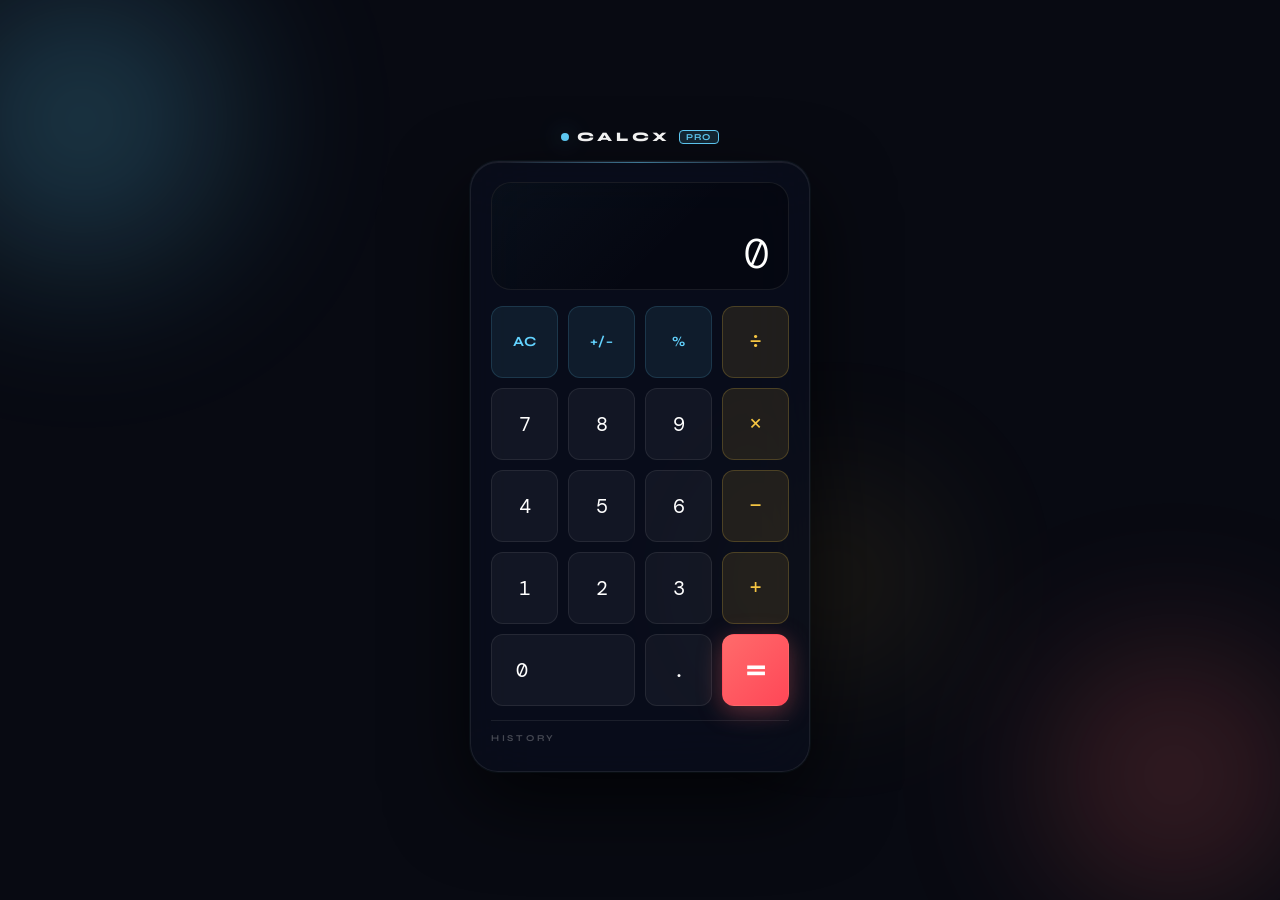
<file: calculator/index.html>
<!DOCTYPE html>
<html lang="en">
<head>
  <meta charset="UTF-8" />
  <meta name="viewport" content="width=device-width, initial-scale=1.0"/>
  <title>CALCX — Premium Calculator</title>
  <link rel="stylesheet" href="style.css" />
</head>
<body>

  <div class="scene">
    <div class="orb orb1"></div>
    <div class="orb orb2"></div>
    <div class="orb orb3"></div>
  </div>

  <main class="wrapper">

    <header class="brand">
      <span class="brand-dot"></span>
      <span class="brand-name">CALCX</span>
      <span class="brand-tag">PRO</span>
    </header>

    <div class="calculator">

      <div class="display">
        <div class="display-expression" id="expression">&nbsp;</div>
        <div class="display-result" id="result">0</div>
        <div class="display-cursor"></div>
      </div>

      <div class="keypad">
        <button class="btn btn-util" data-action="clear">AC</button>
        <button class="btn btn-util" data-action="sign">+/−</button>
        <button class="btn btn-util" data-action="percent">%</button>
        <button class="btn btn-op" data-action="operator" data-value="÷">÷</button>

        <button class="btn btn-num" data-action="number" data-value="7">7</button>
        <button class="btn btn-num" data-action="number" data-value="8">8</button>
        <button class="btn btn-num" data-action="number" data-value="9">9</button>
        <button class="btn btn-op" data-action="operator" data-value="×">×</button>

        <button class="btn btn-num" data-action="number" data-value="4">4</button>
        <button class="btn btn-num" data-action="number" data-value="5">5</button>
        <button class="btn btn-num" data-action="number" data-value="6">6</button>
        <button class="btn btn-op" data-action="operator" data-value="−">−</button>

        <button class="btn btn-num" data-action="number" data-value="1">1</button>
        <button class="btn btn-num" data-action="number" data-value="2">2</button>
        <button class="btn btn-num" data-action="number" data-value="3">3</button>
        <button class="btn btn-op" data-action="operator" data-value="+">+</button>

        <button class="btn btn-num btn-zero" data-action="number" data-value="0">0</button>
        <button class="btn btn-num" data-action="decimal">.</button>
        <button class="btn btn-eq" data-action="equals">=</button>
      </div>

      <div class="history-strip">
        <span class="history-label">HISTORY</span>
        <ul class="history-list" id="historyList"></ul>
      </div>

    </div>
  </main>

  <script src="script.js"></script>
</body>
</html>
</file>
<file: calculator/style.css>
@import url('https://fonts.googleapis.com/css2?family=DM+Mono:wght@300;400;500&family=Syne:wght@400;700;800&display=swap');

*, *::before, *::after { box-sizing: border-box; margin: 0; padding: 0; }

:root {
  --bg:          #080a12;
  --surface:     rgba(255,255,255,0.045);
  --surface-2:   rgba(255,255,255,0.08);
  --border:      rgba(255,255,255,0.08);
  --border-glow: rgba(99,211,255,0.25);
  --neon:        #63d3ff;
  --neon-dim:    rgba(99,211,255,0.15);
  --neon-glow:   0 0 24px rgba(99,211,255,0.45);
  --accent:      #ff6b6b;
  --accent-dim:  rgba(255,107,107,0.15);
  --accent-glow: 0 0 24px rgba(255,107,107,0.5);
  --gold:        #f5c542;
  --gold-dim:    rgba(245,197,66,0.12);
  --text-hi:  #ffffff;
  --text-mid: rgba(255,255,255,0.55);
  --text-lo:  rgba(255,255,255,0.25);
  --radius:   20px;
  --radius-sm:12px;
  --gap:      10px;
  --btn-size: 72px;
}

html { height: 100%; }

body {
  min-height: 100%;
  background: var(--bg);
  display: flex;
  flex-direction: column;
  align-items: center;
  justify-content: center;
  font-family: 'Syne', sans-serif;
  overflow: hidden;
  position: relative;
}

.scene { position: fixed; inset: 0; pointer-events: none; z-index: 0; }

.orb {
  position: absolute;
  border-radius: 50%;
  filter: blur(80px);
  opacity: 0.35;
  animation: drift 18s ease-in-out infinite alternate;
}
.orb1 {
  width: 420px; height: 420px;
  background: radial-gradient(circle, #63d3ff 0%, transparent 70%);
  top: -10%; left: -10%;
  animation-duration: 22s;
}
.orb2 {
  width: 340px; height: 340px;
  background: radial-gradient(circle, #ff6b6b 0%, transparent 70%);
  bottom: -5%; right: -5%;
  animation-duration: 17s;
  animation-delay: -8s;
}
.orb3 {
  width: 260px; height: 260px;
  background: radial-gradient(circle, #f5c542 0%, transparent 70%);
  top: 50%; left: 55%;
  animation-duration: 25s;
  animation-delay: -14s;
  opacity: 0.2;
}

@keyframes drift {
  from { transform: translate(0, 0) scale(1); }
  to   { transform: translate(40px, 30px) scale(1.08); }
}

.wrapper {
  position: relative;
  z-index: 1;
  display: flex;
  flex-direction: column;
  align-items: center;
  gap: 16px;
  animation: fadeUp .6s cubic-bezier(.22,1,.36,1) both;
}

@keyframes fadeUp {
  from { opacity: 0; transform: translateY(28px); }
  to   { opacity: 1; transform: translateY(0); }
}

.brand {
  display: flex;
  align-items: center;
  gap: 8px;
  letter-spacing: 0.12em;
}
.brand-dot {
  width: 8px; height: 8px;
  border-radius: 50%;
  background: var(--neon);
  box-shadow: var(--neon-glow);
  animation: pulse 2s ease-in-out infinite;
}
@keyframes pulse {
  0%,100% { opacity: 1; transform: scale(1); }
  50%      { opacity: .5; transform: scale(.7); }
}
.brand-name {
  font-size: 13px;
  font-weight: 800;
  color: var(--text-hi);
  letter-spacing: 0.3em;
}
.brand-tag {
  font-size: 9px;
  font-weight: 700;
  color: var(--neon);
  background: var(--neon-dim);
  border: 1px solid var(--neon);
  padding: 1px 6px;
  border-radius: 4px;
  letter-spacing: 0.15em;
}

.calculator {
  background: rgba(10,14,28,0.72);
  backdrop-filter: blur(32px) saturate(180%);
  -webkit-backdrop-filter: blur(32px) saturate(180%);
  border: 1px solid var(--border);
  border-radius: 28px;
  padding: 20px;
  width: 340px;
  box-shadow:
    0 0 0 1px rgba(99,211,255,0.04),
    0 30px 80px rgba(0,0,0,0.7),
    inset 0 1px 0 rgba(255,255,255,0.07);
  position: relative;
  overflow: hidden;
}

.calculator::before {
  content: '';
  position: absolute;
  top: 0; left: 10%; right: 10%;
  height: 1px;
  background: linear-gradient(90deg, transparent, var(--neon), transparent);
  opacity: .5;
}

.display {
  background: rgba(0,0,0,0.35);
  border: 1px solid var(--border);
  border-radius: var(--radius);
  padding: 18px 20px 14px;
  margin-bottom: 16px;
  min-height: 108px;
  display: flex;
  flex-direction: column;
  justify-content: flex-end;
  align-items: flex-end;
  gap: 4px;
  position: relative;
  overflow: hidden;
}

.display::after {
  content: '';
  position: absolute;
  inset: 0;
  background: linear-gradient(135deg, rgba(99,211,255,0.04) 0%, transparent 60%);
  pointer-events: none;
}

.display-expression {
  font-family: 'DM Mono', monospace;
  font-size: 13px;
  color: var(--text-mid);
  letter-spacing: 0.05em;
  min-height: 18px;
  transition: all 0.2s;
}

.display-result {
  font-family: 'DM Mono', monospace;
  font-size: 42px;
  font-weight: 300;
  color: var(--text-hi);
  letter-spacing: -0.02em;
  line-height: 1;
  transition: transform .12s ease, color .15s ease;
  word-break: break-all;
  text-align: right;
}

.display-result.pop {
  transform: scale(1.06);
  color: var(--neon);
}

.display-cursor {
  width: 2px; height: 28px;
  background: var(--neon);
  border-radius: 2px;
  position: absolute;
  bottom: 14px; right: 20px;
  opacity: 0;
  animation: blink 1.2s step-end infinite;
}
.display-cursor.active { opacity: 1; }

@keyframes blink {
  0%,100% { opacity: 1; }
  50%      { opacity: 0; }
}

.keypad {
  display: grid;
  grid-template-columns: repeat(4, 1fr);
  grid-template-rows: repeat(5, var(--btn-size));
  gap: var(--gap);
}

.btn {
  position: relative;
  border: 1px solid var(--border);
  border-radius: var(--radius-sm);
  background: var(--surface);
  color: var(--text-hi);
  font-family: 'DM Mono', monospace;
  font-size: 20px;
  font-weight: 400;
  cursor: pointer;
  outline: none;
  transition: background .15s, transform .1s, box-shadow .15s, border-color .15s;
  overflow: hidden;
  -webkit-tap-highlight-color: transparent;
  display: flex;
  align-items: center;
  justify-content: center;
}

.btn::after {
  content: '';
  position: absolute;
  width: 0; height: 0;
  background: rgba(255,255,255,0.15);
  border-radius: 50%;
  transform: translate(-50%,-50%);
  transition: width .4s ease, height .4s ease, opacity .4s ease;
  opacity: 0;
  left: 50%; top: 50%;
}
.btn.ripple::after {
  width: 200px; height: 200px;
  opacity: 0;
}

.btn:active { transform: scale(0.93); }

.btn-num { background: var(--surface); color: var(--text-hi); }
.btn-num:hover {
  background: var(--surface-2);
  border-color: rgba(255,255,255,0.14);
}

.btn-util {
  background: rgba(99,211,255,0.08);
  color: var(--neon);
  border-color: rgba(99,211,255,0.15);
  font-family: 'Syne', sans-serif;
  font-size: 14px;
  font-weight: 700;
  letter-spacing: 0.02em;
}
.btn-util:hover {
  background: rgba(99,211,255,0.16);
  border-color: rgba(99,211,255,0.35);
  box-shadow: var(--neon-glow);
}

.btn-op {
  background: rgba(245,197,66,0.1);
  color: var(--gold);
  border-color: rgba(245,197,66,0.2);
  font-size: 22px;
}
.btn-op:hover {
  background: rgba(245,197,66,0.2);
  border-color: rgba(245,197,66,0.45);
  box-shadow: 0 0 22px rgba(245,197,66,0.3);
}
.btn-op.active-op {
  background: var(--gold);
  color: #000;
  border-color: var(--gold);
  box-shadow: 0 0 28px rgba(245,197,66,0.6);
}

.btn-eq {
  background: linear-gradient(135deg, #ff6b6b 0%, #ff4757 100%);
  color: #fff;
  border-color: transparent;
  font-size: 24px;
  box-shadow: 0 6px 24px rgba(255,107,107,0.35);
  font-family: 'Syne', sans-serif;
  font-weight: 800;
}
.btn-eq:hover {
  background: linear-gradient(135deg, #ff7b7b 0%, #ff5767 100%);
  box-shadow: var(--accent-glow), 0 8px 30px rgba(255,107,107,0.4);
  transform: translateY(-1px);
}
.btn-eq:active { transform: scale(0.93) translateY(0); }

.btn-zero {
  grid-column: span 2;
  justify-content: flex-start;
  padding-left: 24px;
}

.history-strip {
  margin-top: 14px;
  border-top: 1px solid var(--border);
  padding-top: 12px;
}
.history-label {
  font-size: 9px;
  font-weight: 700;
  letter-spacing: 0.3em;
  color: var(--text-lo);
  display: block;
  margin-bottom: 8px;
}
.history-list {
  list-style: none;
  display: flex;
  flex-direction: column;
  gap: 4px;
  max-height: 64px;
  overflow-y: auto;
  scrollbar-width: none;
}
.history-list::-webkit-scrollbar { display: none; }
.history-list li {
  font-family: 'DM Mono', monospace;
  font-size: 11px;
  color: var(--text-lo);
  text-align: right;
  padding: 3px 0;
  border-bottom: 1px solid rgba(255,255,255,0.04);
  transition: color .2s;
  animation: slideIn .25s ease both;
}
.history-list li:first-child { color: var(--text-mid); }
.history-list li span { color: var(--neon); margin-left: 6px; }

@keyframes slideIn {
  from { opacity: 0; transform: translateX(10px); }
  to   { opacity: 1; transform: translateX(0); }
}

@media (max-width: 380px) {
  :root { --btn-size: 62px; }
  .calculator { width: 96vw; padding: 14px; }
  .display-result { font-size: 34px; }
}
</file>
